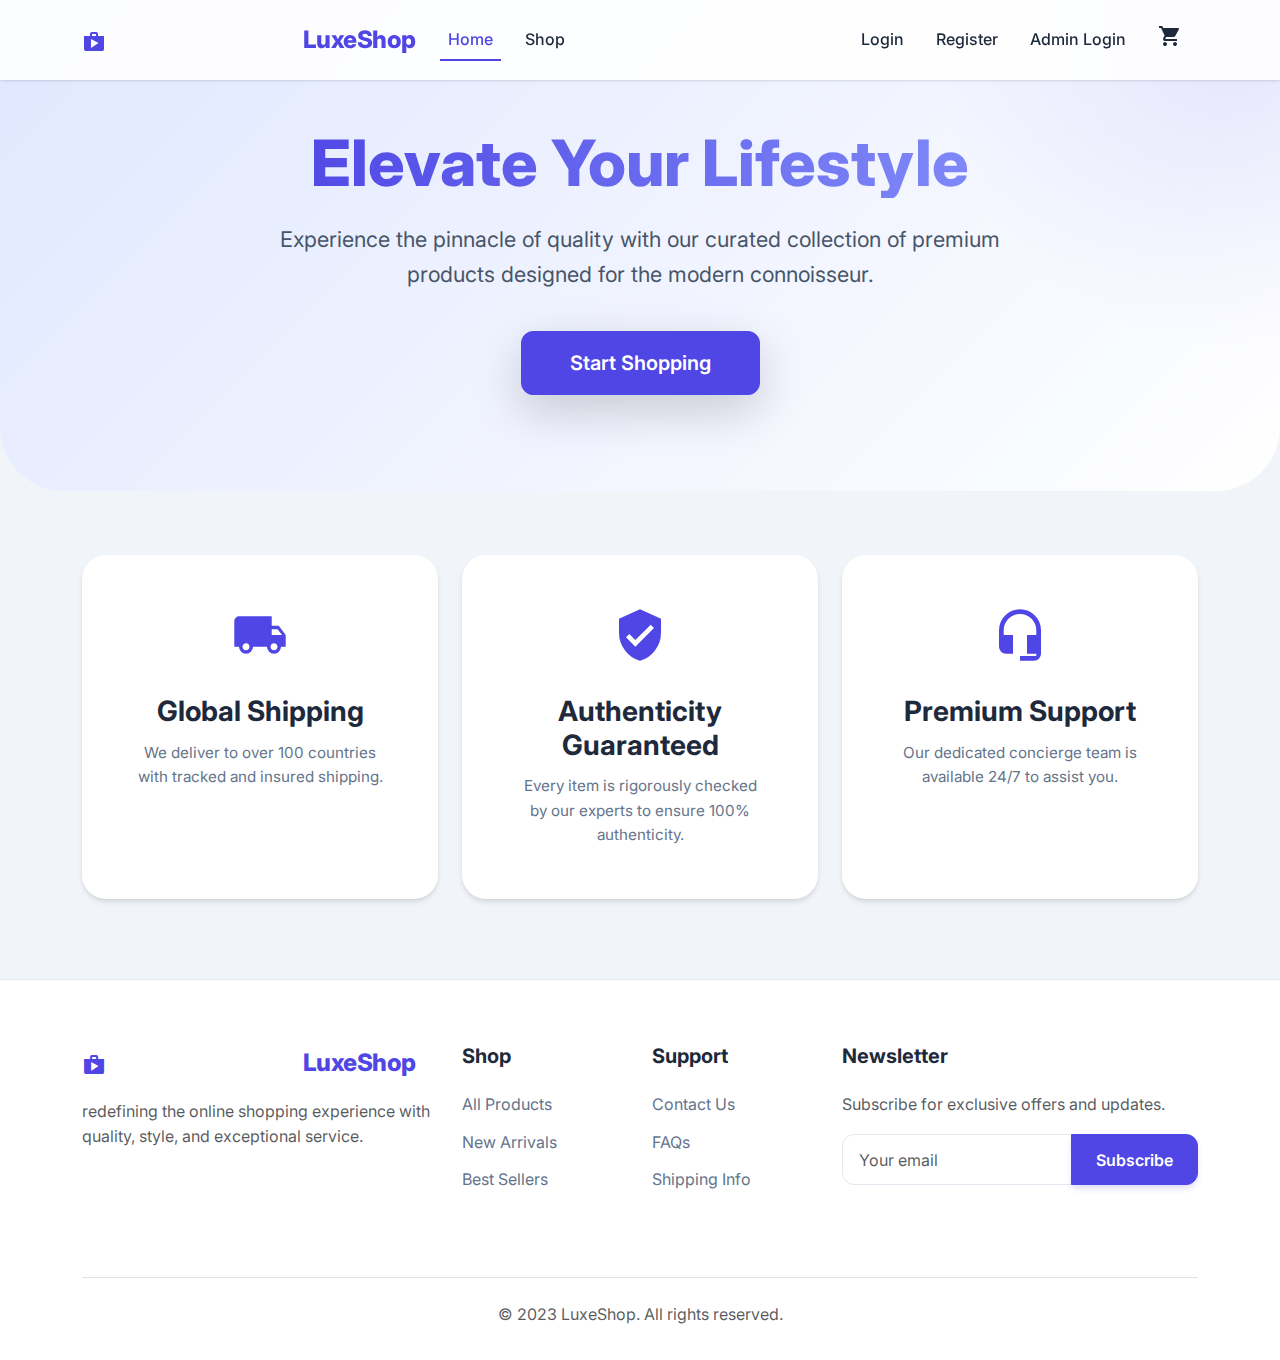
<file: index.html>
<!DOCTYPE html>
<html lang="en">

<head>
    <meta charset="UTF-8">
    <meta name="viewport" content="width=device-width, initial-scale=1.0">
    <title>LuxeShop - Premium Online Shopping</title>
    <!-- Bootstrap 5 CSS -->
    <link href="https://cdn.jsdelivr.net/npm/bootstrap@5.3.0/dist/css/bootstrap.min.css" rel="stylesheet">
    <!-- Google Material Icons -->
    <link href="https://fonts.googleapis.com/icon?family=Material+Icons" rel="stylesheet">
    <!-- Custom CSS -->
    <link rel="stylesheet" href="css/style.css">
</head>

<body>

    <!-- Navbar -->
    <nav class="navbar navbar-expand-lg fixed-top">
        <div class="container">
            <a class="navbar-brand" href="index.html">
                <span class="material-icons align-middle">shopping_bag</span> LuxeShop
            </a>
            <button class="navbar-toggler" type="button" data-bs-toggle="collapse" data-bs-target="#navbarNav">
                <span class="navbar-toggler-icon"></span>
            </button>
            <div class="collapse navbar-collapse" id="navbarNav">
                <ul class="navbar-nav me-auto">
                    <li class="nav-item">
                        <a class="nav-link active" href="index.html">Home</a>
                    </li>
                    <li class="nav-item">
                        <a class="nav-link" href="shop.html">Shop</a>
                    </li>
                </ul>
                <ul class="navbar-nav ms-auto align-items-center" id="authLinks">
                    <!-- Auth links will be injected here by auth.js -->
                </ul>
                <ul class="navbar-nav">
                    <li class="nav-item">
                        <a class="nav-link position-relative" href="cart.html">
                            <span class="material-icons">shopping_cart</span>
                            <span id="cartCount"
                                class="position-absolute top-0 start-100 translate-middle badge rounded-pill bg-danger"
                                style="display: none;">
                                0
                            </span>
                        </a>
                    </li>
                    <li class="nav-item" id="adminLink" style="display: none;">
                        <a class="nav-link" href="admin.html">Admin</a>
                    </li>
                </ul>
            </div>
        </div>
    </nav>

    <!-- Hero Section -->
    <section class="hero-section text-center">
        <div class="container">
            <div class="row justify-content-center">
                <div class="col-lg-8">
                    <h1 class="hero-title">Elevate Your Lifestyle</h1>
                    <p class="hero-subtitle">Experience the pinnacle of quality with our curated collection of premium
                        products designed for the modern connoisseur.</p>
                    <a href="shop.html" class="btn btn-primary btn-lg px-5 py-3 shadow-lg">Start Shopping</a>
                </div>
            </div>
        </div>
    </section>

    <!-- Features Section -->
    <section class="container mb-5">
        <div class="row g-4">
            <div class="col-md-4">
                <div class="card h-100 text-center p-4 border-0">
                    <div class="card-body">
                        <div class="mb-4">
                            <span class="material-icons text-primary-custom"
                                style="font-size: 3.5rem;">local_shipping</span>
                        </div>
                        <h3 class="card-title">Global Shipping</h3>
                        <p class="card-text">We deliver to over 100 countries with tracked and insured shipping.</p>
                    </div>
                </div>
            </div>
            <div class="col-md-4">
                <div class="card h-100 text-center p-4 border-0">
                    <div class="card-body">
                        <div class="mb-4">
                            <span class="material-icons text-primary-custom"
                                style="font-size: 3.5rem;">verified_user</span>
                        </div>
                        <h3 class="card-title">Authenticity Guaranteed</h3>
                        <p class="card-text">Every item is rigorously checked by our experts to ensure 100%
                            authenticity.</p>
                    </div>
                </div>
            </div>
            <div class="col-md-4">
                <div class="card h-100 text-center p-4 border-0">
                    <div class="card-body">
                        <div class="mb-4">
                            <span class="material-icons text-primary-custom"
                                style="font-size: 3.5rem;">headset_mic</span>
                        </div>
                        <h3 class="card-title">Premium Support</h3>
                        <p class="card-text">Our dedicated concierge team is available 24/7 to assist you.</p>
                    </div>
                </div>
            </div>
        </div>
    </section>

    <!-- Footer -->
    <footer class="footer">
        <div class="container">
            <div class="row">
                <div class="col-md-4 mb-4">
                    <a class="navbar-brand mb-3 d-block" href="index.html">
                        <span class="material-icons align-middle">shopping_bag</span> LuxeShop
                    </a>
                    <p class="text-muted">redefining the online shopping experience with quality, style, and exceptional
                        service.</p>
                </div>
                <div class="col-md-2 mb-4">
                    <h5 class="footer-title">Shop</h5>
                    <a href="shop.html" class="footer-link">All Products</a>
                    <a href="#" class="footer-link">New Arrivals</a>
                    <a href="#" class="footer-link">Best Sellers</a>
                </div>
                <div class="col-md-2 mb-4">
                    <h5 class="footer-title">Support</h5>
                    <a href="#" class="footer-link">Contact Us</a>
                    <a href="#" class="footer-link">FAQs</a>
                    <a href="#" class="footer-link">Shipping Info</a>
                </div>
                <div class="col-md-4 mb-4">
                    <h5 class="footer-title">Newsletter</h5>
                    <p class="text-muted mb-3">Subscribe for exclusive offers and updates.</p>
                    <div class="input-group">
                        <input type="email" class="form-control" placeholder="Your email">
                        <button class="btn btn-primary" type="button">Subscribe</button>
                    </div>
                </div>
            </div>
            <div class="text-center mt-5 pt-4 border-top">
                <p class="text-muted mb-0">&copy; 2023 LuxeShop. All rights reserved.</p>
            </div>
        </div>
    </footer>

    <!-- Bootstrap JS -->
    <script src="https://cdn.jsdelivr.net/npm/bootstrap@5.3.0/dist/js/bootstrap.bundle.min.js"></script>
    <!-- Custom JS -->
    <script src="js/auth.js"></script>
    <script src="js/cart.js"></script>
</body>

</html>
</file>
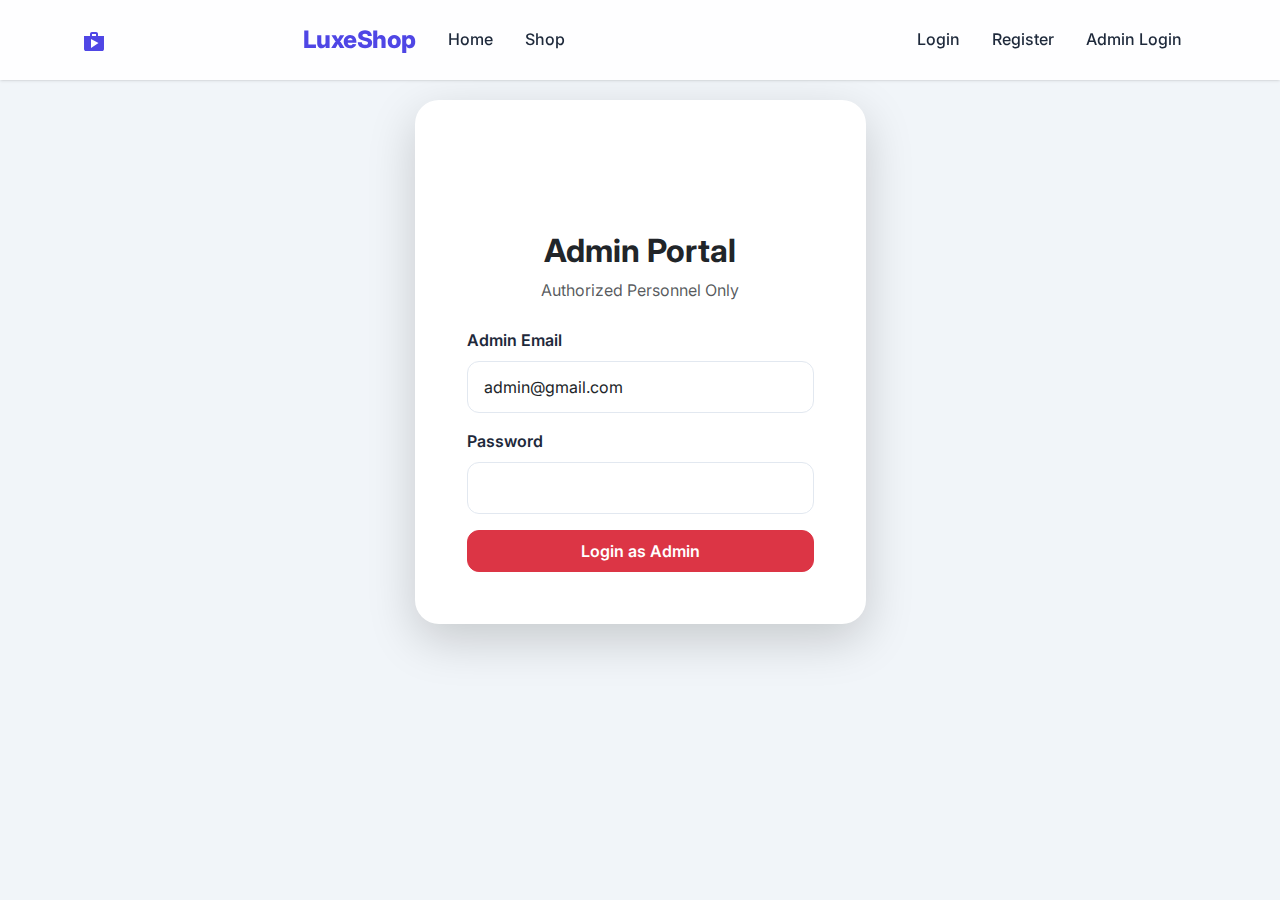
<file: admin-login.html>
<!DOCTYPE html>
<html lang="en">

<head>
    <meta charset="UTF-8">
    <meta name="viewport" content="width=device-width, initial-scale=1.0">
    <title>Admin Login - LuxeShop</title>
    <link href="https://cdn.jsdelivr.net/npm/bootstrap@5.3.0/dist/css/bootstrap.min.css" rel="stylesheet">
    <link href="https://fonts.googleapis.com/icon?family=Material+Icons" rel="stylesheet">
    <link rel="stylesheet" href="css/style.css">
</head>

<body>

    <nav class="navbar navbar-expand-lg fixed-top">
        <div class="container">
            <a class="navbar-brand" href="index.html">
                <span class="material-icons align-middle">shopping_bag</span> LuxeShop
            </a>
            <button class="navbar-toggler" type="button" data-bs-toggle="collapse" data-bs-target="#navbarNav">
                <span class="navbar-toggler-icon"></span>
            </button>
            <div class="collapse navbar-collapse" id="navbarNav">
                <ul class="navbar-nav me-auto">
                    <li class="nav-item">
                        <a class="nav-link" href="index.html">Home</a>
                    </li>
                    <li class="nav-item">
                        <a class="nav-link" href="shop.html">Shop</a>
                    </li>
                </ul>
                <ul class="navbar-nav ms-auto align-items-center" id="authLinks">
                    <!-- Links injected by js/auth.js -->
                </ul>
            </div>
        </div>
    </nav>

    <div class="container" style="margin-top: 100px;">
        <div class="row justify-content-center">
            <div class="col-md-5">
                <div class="card p-4 border-danger shadow-lg">
                    <div class="card-body">
                        <div class="text-center mb-4">
                            <span class="material-icons text-danger"
                                style="font-size: 4rem;">admin_panel_settings</span>
                            <h2 class="fw-bold mt-2">Admin Portal</h2>
                            <p class="text-muted">Authorized Personnel Only</p>
                        </div>
                        <form id="loginForm">
                            <div class="mb-3">
                                <label for="email" class="form-label">Admin Email</label>
                                <input type="email" class="form-control" id="email" value="admin@gmail.com" readonly>
                            </div>
                            <div class="mb-3">
                                <label for="password" class="form-label">Password</label>
                                <input type="password" class="form-control" id="password" required>
                            </div>
                            <button type="submit" class="btn btn-danger w-100 py-2">Login as Admin</button>
                        </form>
                    </div>
                </div>
            </div>
        </div>
    </div>

    <script src="https://cdn.jsdelivr.net/npm/bootstrap@5.3.0/dist/js/bootstrap.bundle.min.js"></script>
    <script src="js/auth.js"></script>
    <script>
        document.getElementById('loginForm').addEventListener('submit', function (e) {
            e.preventDefault();
            const email = document.getElementById('email').value;
            const password = document.getElementById('password').value;
            login(email, password);
        });
    </script>
</body>

</html>
</file>
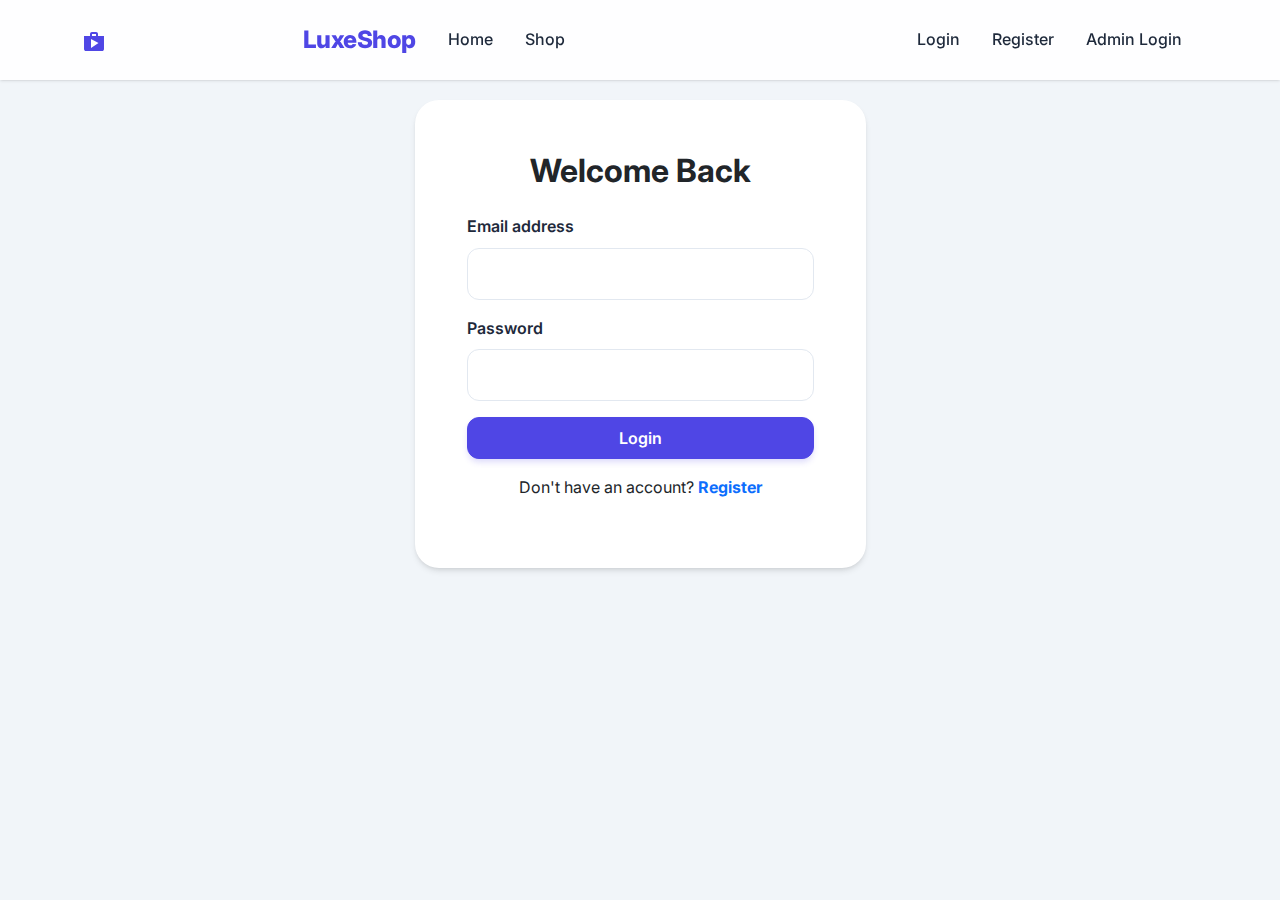
<file: admin.html>
<!DOCTYPE html>
<html lang="en">

<head>
    <meta charset="UTF-8">
    <meta name="viewport" content="width=device-width, initial-scale=1.0">
    <title>Admin Dashboard - LuxeShop</title>
    <link href="https://cdn.jsdelivr.net/npm/bootstrap@5.3.0/dist/css/bootstrap.min.css" rel="stylesheet">
    <link href="https://fonts.googleapis.com/icon?family=Material+Icons" rel="stylesheet">
    <link rel="stylesheet" href="css/style.css">
</head>

<body>

    <nav class="navbar navbar-expand-lg fixed-top">
        <div class="container">
            <a class="navbar-brand" href="index.html">
                <span class="material-icons align-middle">shopping_bag</span> LuxeShop Admin
            </a>
            <button class="navbar-toggler" type="button" data-bs-toggle="collapse" data-bs-target="#navbarNav">
                <span class="navbar-toggler-icon"></span>
            </button>
            <div class="collapse navbar-collapse" id="navbarNav">
                <ul class="navbar-nav me-auto">
                    <li class="nav-item">
                        <a class="nav-link" href="index.html">Home</a>
                    </li>
                    <li class="nav-item">
                        <a class="nav-link" href="shop.html">Shop</a>
                    </li>
                </ul>
                <ul class="navbar-nav ms-auto align-items-center" id="authLinks"></ul>
            </div>
        </div>
    </nav>

    <div class="container" style="margin-top: 100px;">
        <div class="d-flex justify-content-between align-items-center mb-4">
            <h2 class="fw-bold">Product Management</h2>
            <button class="btn btn-primary" data-bs-toggle="modal" data-bs-target="#productModal" onclick="resetForm()">
                <span class="material-icons align-middle">add</span> Add Product
            </button>
        </div>

        <div class="card">
            <div class="card-body p-0">
                <div class="table-responsive">
                    <table class="table mb-0">
                        <thead>
                            <tr>
                                <th>ID</th>
                                <th>Image</th>
                                <th>Name</th>
                                <th>Price</th>
                                <th>Actions</th>
                            </tr>
                        </thead>
                        <tbody id="adminProductList">
                            <!-- Products will be loaded here -->
                        </tbody>
                    </table>
                </div>
            </div>
        </div>
    </div>

    <!-- Add/Edit Product Modal -->
    <div class="modal fade" id="productModal" tabindex="-1">
        <div class="modal-dialog">
            <div class="modal-content">
                <div class="modal-header">
                    <h5 class="modal-title" id="modalTitle">Add Product</h5>
                    <button type="button" class="btn-close" data-bs-dismiss="modal"></button>
                </div>
                <div class="modal-body">
                    <form id="productForm">
                        <input type="hidden" id="productId">
                        <div class="mb-3">
                            <label class="form-label">Product Name</label>
                            <input type="text" class="form-control" id="productName" required>
                        </div>
                        <div class="mb-3">
                            <label class="form-label">Price</label>
                            <input type="number" class="form-control" id="productPrice" step="0.01" required>
                        </div>
                        <div class="mb-3">
                            <label class="form-label">Image URL</label>
                            <input type="url" class="form-control" id="productImage" required>
                        </div>
                        <div class="mb-3">
                            <label class="form-label">Description</label>
                            <textarea class="form-control" id="productDesc" rows="3" required></textarea>
                        </div>
                        <button type="submit" class="btn btn-primary w-100">Save Product</button>
                    </form>
                </div>
            </div>
        </div>
    </div>

    <script src="https://cdn.jsdelivr.net/npm/bootstrap@5.3.0/dist/js/bootstrap.bundle.min.js"></script>
    <script src="js/auth.js"></script>
    <script src="js/products.js"></script>
    <script>
        // Check admin access
        document.addEventListener('DOMContentLoaded', function () {
            const currentUser = JSON.parse(localStorage.getItem('currentUser'));

            if (!currentUser) {
                alert('Access denied. Please login first.');
                window.location.href = 'login.html';
                return;
            }

            if (currentUser.role !== 'admin') {
                alert('Access denied. Admins only.');
                window.location.href = 'index.html';
                return;
            }

            renderAdminProducts();
        });

        function renderAdminProducts() {
            const products = getProducts();
            const tbody = document.getElementById('adminProductList');
            tbody.innerHTML = '';

            products.forEach(product => {
                const tr = document.createElement('tr');
                tr.innerHTML = `
                    <td>${product.id}</td>
                    <td><img src="${product.image}" style="width: 40px; height: 40px; object-fit: cover; border-radius: 4px;"></td>
                    <td>${product.name}</td>
                    <td>₹${product.price.toLocaleString('en-IN')}</td>
                    <td>
                        <button class="btn btn-sm btn-outline-primary me-2" onclick="editProduct(${product.id})">
                            <span class="material-icons" style="font-size: 1rem;">edit</span>
                        </button>
                        <button class="btn btn-sm btn-outline-danger" onclick="deleteProductHandler(${product.id})">
                            <span class="material-icons" style="font-size: 1rem;">delete</span>
                        </button>
                    </td>
                `;
                tbody.appendChild(tr);
            });
        }

        function resetForm() {
            document.getElementById('productForm').reset();
            document.getElementById('productId').value = '';
            document.getElementById('modalTitle').innerText = 'Add Product';
        }

        function editProduct(id) {
            const products = getProducts();
            const product = products.find(p => p.id == id);
            if (product) {
                document.getElementById('productId').value = product.id;
                document.getElementById('productName').value = product.name;
                document.getElementById('productPrice').value = product.price;
                document.getElementById('productImage').value = product.image;
                document.getElementById('productDesc').value = product.description;
                document.getElementById('modalTitle').innerText = 'Edit Product';

                new bootstrap.Modal(document.getElementById('productModal')).show();
            }
        }

        function deleteProductHandler(id) {
            if (confirm('Are you sure you want to delete this product?')) {
                deleteProduct(id);
                renderAdminProducts();
            }
        }

        document.getElementById('productForm').addEventListener('submit', function (e) {
            e.preventDefault();
            const id = document.getElementById('productId').value;
            const product = {
                name: document.getElementById('productName').value,
                price: parseFloat(document.getElementById('productPrice').value),
                image: document.getElementById('productImage').value,
                description: document.getElementById('productDesc').value
            };

            if (id) {
                updateProduct(id, product);
            } else {
                addProduct(product);
            }

            // Close modal
            const modalEl = document.getElementById('productModal');
            const modal = bootstrap.Modal.getInstance(modalEl);
            if (modal) {
                modal.hide();
            } else {
                // Fallback if instance not found (e.g. if opened via button attribute)
                const newModal = new bootstrap.Modal(modalEl);
                newModal.hide();
                // Remove backdrop manually if needed
                const backdrop = document.querySelector('.modal-backdrop');
                if (backdrop) backdrop.remove();
            }

            renderAdminProducts();
        });
    </script>
</body>

</html>
</file>
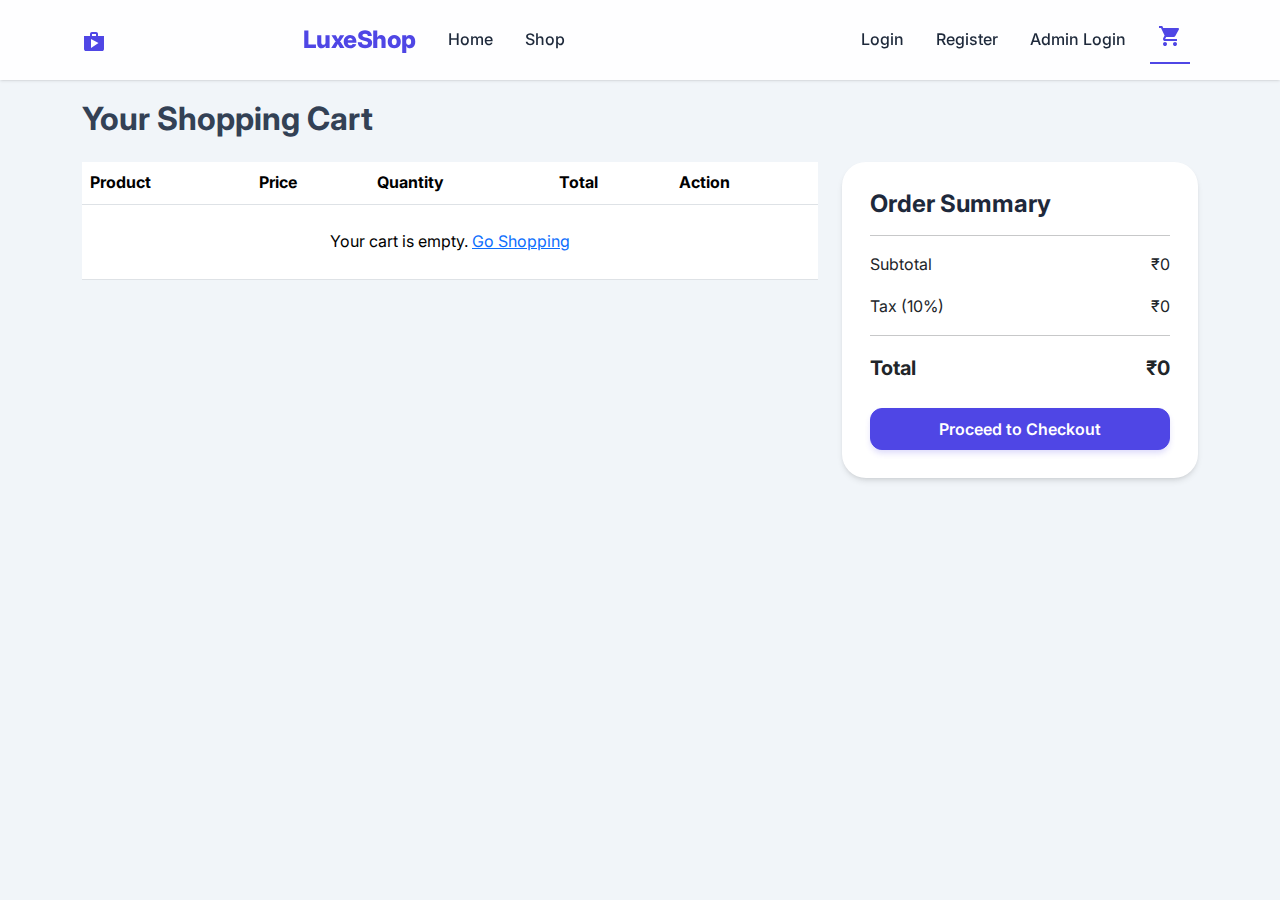
<file: cart.html>
<!DOCTYPE html>
<html lang="en">

<head>
    <meta charset="UTF-8">
    <meta name="viewport" content="width=device-width, initial-scale=1.0">
    <title>Cart - LuxeShop</title>
    <link href="https://cdn.jsdelivr.net/npm/bootstrap@5.3.0/dist/css/bootstrap.min.css" rel="stylesheet">
    <link href="https://fonts.googleapis.com/icon?family=Material+Icons" rel="stylesheet">
    <link rel="stylesheet" href="css/style.css">
</head>

<body>

    <nav class="navbar navbar-expand-lg fixed-top">
        <div class="container">
            <a class="navbar-brand" href="index.html">
                <span class="material-icons align-middle">shopping_bag</span> LuxeShop
            </a>
            <button class="navbar-toggler" type="button" data-bs-toggle="collapse" data-bs-target="#navbarNav">
                <span class="navbar-toggler-icon"></span>
            </button>
            <div class="collapse navbar-collapse" id="navbarNav">
                <ul class="navbar-nav me-auto">
                    <li class="nav-item">
                        <a class="nav-link" href="index.html">Home</a>
                    </li>
                    <li class="nav-item">
                        <a class="nav-link" href="shop.html">Shop</a>
                    </li>
                </ul>
                <ul class="navbar-nav ms-auto align-items-center" id="authLinks"></ul>
                <ul class="navbar-nav">
                    <li class="nav-item">
                        <a class="nav-link active position-relative" href="cart.html">
                            <span class="material-icons">shopping_cart</span>
                            <span id="cartCount"
                                class="position-absolute top-0 start-100 translate-middle badge rounded-pill bg-danger"
                                style="display: none;">0</span>
                        </a>
                    </li>
                </ul>
            </div>
        </div>
    </nav>

    <div class="container" style="margin-top: 100px;">
        <h2 class="mb-4 fw-bold">Your Shopping Cart</h2>
        <div class="row">
            <div class="col-md-8">
                <div class="table-responsive">
                    <table class="table align-middle">
                        <thead>
                            <tr>
                                <th>Product</th>
                                <th>Price</th>
                                <th>Quantity</th>
                                <th>Total</th>
                                <th>Action</th>
                            </tr>
                        </thead>
                        <tbody id="cartItems">
                            <!-- Cart items will be loaded here -->
                        </tbody>
                    </table>
                </div>
            </div>
            <div class="col-md-4">
                <div class="card">
                    <div class="card-body">
                        <h4 class="card-title">Order Summary</h4>
                        <hr>
                        <div class="d-flex justify-content-between mb-3">
                            <span>Subtotal</span>
                            <span id="subtotal">₹0.00</span>
                        </div>
                        <div class="d-flex justify-content-between mb-3">
                            <span>Tax (10%)</span>
                            <span id="tax">₹0.00</span>
                        </div>
                        <hr>
                        <div class="d-flex justify-content-between mb-4 fw-bold fs-5">
                            <span>Total</span>
                            <span id="total">₹0.00</span>
                        </div>
                        <a href="checkout.html" class="btn btn-primary w-100 py-2" id="checkoutBtn">Proceed to
                            Checkout</a>
                    </div>
                </div>
            </div>
        </div>
    </div>

    <script src="https://cdn.jsdelivr.net/npm/bootstrap@5.3.0/dist/js/bootstrap.bundle.min.js"></script>
    <script src="js/auth.js"></script>
    <script src="js/products.js"></script>
    <script src="js/cart.js"></script>
    <script>
        function renderCart() {
            const cart = getCart();
            const products = getProducts();
            const tbody = document.getElementById('cartItems');
            let subtotal = 0;

            tbody.innerHTML = '';

            if (cart.length === 0) {
                tbody.innerHTML = '<tr><td colspan="5" class="text-center py-4">Your cart is empty. <a href="shop.html">Go Shopping</a></td></tr>';
            } else {
                cart.forEach(item => {
                    const product = products.find(p => p.id == item.productId);
                    if (product) {
                        const itemTotal = product.price * item.quantity;
                        subtotal += itemTotal;

                        const tr = document.createElement('tr');
                        tr.innerHTML = `
                            <td>
                                <div class="d-flex align-items-center">
                                    <img src="${product.image}" alt="${product.name}" style="width: 50px; height: 50px; object-fit: cover; border-radius: 5px; margin-right: 10px;">
                                    <span>${product.name}</span>
                                </div>
                            </td>
                            <td>₹${product.price.toLocaleString('en-IN')}</td>
                            <td>
                                <input type="number" class="form-control" value="${item.quantity}" min="1" style="width: 80px;" onchange="updateCartItemQuantity(${item.productId}, this.value); renderCart();">
                            </td>
                            <td>₹${itemTotal.toLocaleString('en-IN')}</td>
                            <td>
                                <button class="btn btn-sm btn-outline-danger" onclick="removeFromCart(${item.productId}); renderCart();">
                                    <span class="material-icons" style="font-size: 1.2rem;">delete</span>
                                </button>
                            </td>
                        `;
                        tbody.appendChild(tr);
                    }
                });
            }

            const tax = subtotal * 0.10;
            const total = subtotal + tax;

            document.getElementById('subtotal').innerText = '₹' + subtotal.toLocaleString('en-IN');
            document.getElementById('tax').innerText = '₹' + tax.toLocaleString('en-IN');
            document.getElementById('total').innerText = '₹' + total.toLocaleString('en-IN');
        }

        document.addEventListener('DOMContentLoaded', renderCart);
    </script>
</body>

</html>
</file>
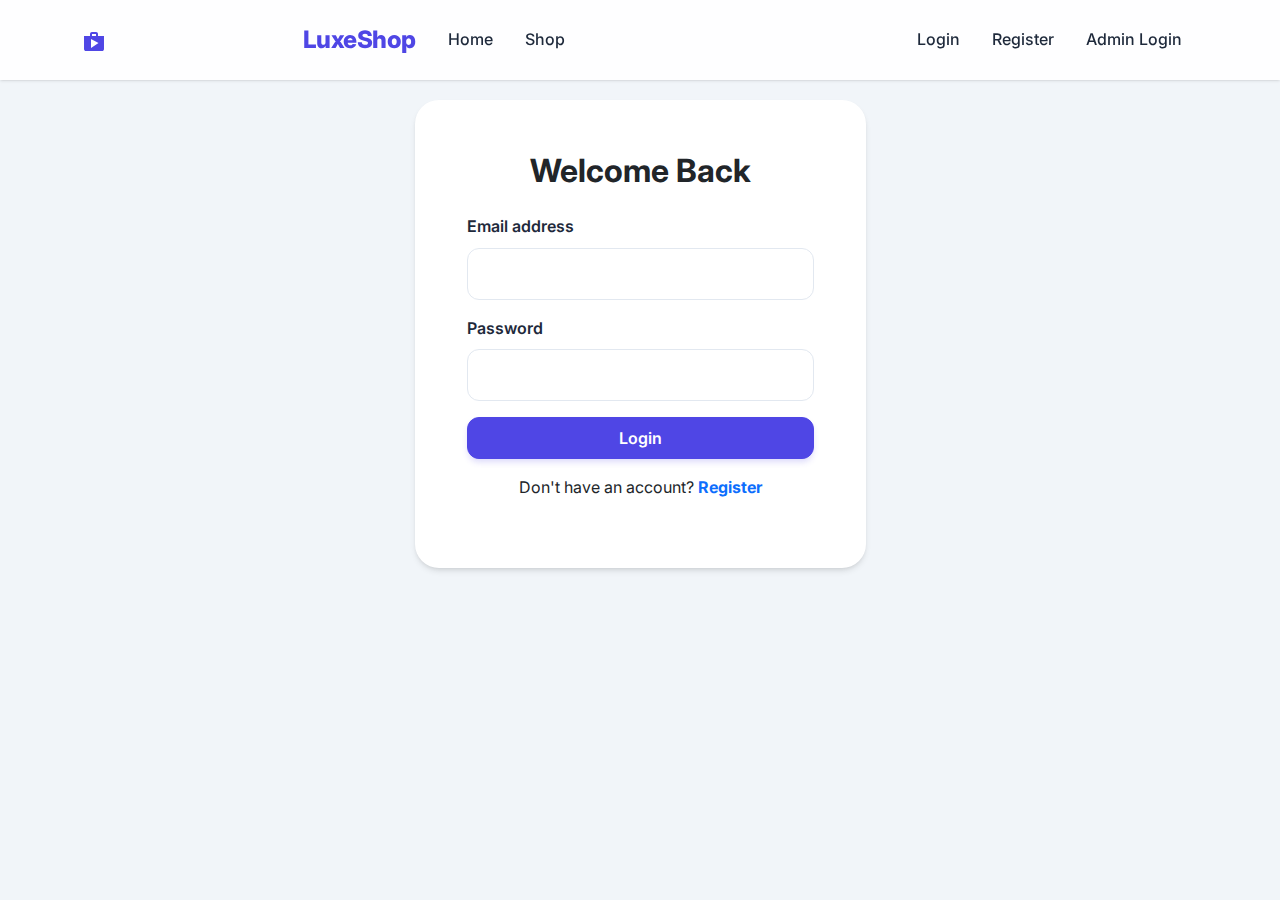
<file: checkout.html>
<!DOCTYPE html>
<html lang="en">

<head>
    <meta charset="UTF-8">
    <meta name="viewport" content="width=device-width, initial-scale=1.0">
    <title>Checkout - LuxeShop</title>
    <link href="https://cdn.jsdelivr.net/npm/bootstrap@5.3.0/dist/css/bootstrap.min.css" rel="stylesheet">
    <link href="https://fonts.googleapis.com/icon?family=Material+Icons" rel="stylesheet">
    <link rel="stylesheet" href="css/style.css">
</head>

<body>

    <nav class="navbar navbar-expand-lg fixed-top">
        <div class="container">
            <a class="navbar-brand" href="index.html">
                <span class="material-icons align-middle">shopping_bag</span> LuxeShop
            </a>
            <button class="navbar-toggler" type="button" data-bs-toggle="collapse" data-bs-target="#navbarNav">
                <span class="navbar-toggler-icon"></span>
            </button>
            <div class="collapse navbar-collapse" id="navbarNav">
                <ul class="navbar-nav me-auto">
                    <li class="nav-item">
                        <a class="nav-link" href="index.html">Home</a>
                    </li>
                    <li class="nav-item">
                        <a class="nav-link" href="shop.html">Shop</a>
                    </li>
                </ul>
                <ul class="navbar-nav ms-auto align-items-center" id="authLinks"></ul>
            </div>
        </div>
    </nav>

    <div class="container" style="margin-top: 100px;">
        <h2 class="mb-4 fw-bold">Checkout</h2>

        <div class="row">
            <!-- Checkout Form -->
            <div class="col-md-7">
                <div class="card mb-4">
                    <div class="card-body">
                        <h4 class="card-title mb-4">Shipping Information</h4>
                        <form id="checkoutForm">
                            <div class="row mb-3">
                                <div class="col-md-6">
                                    <label class="form-label">First Name</label>
                                    <input type="text" class="form-control" id="firstName" required>
                                </div>
                                <div class="col-md-6">
                                    <label class="form-label">Last Name</label>
                                    <input type="text" class="form-control" id="lastName" required>
                                </div>
                            </div>
                            <div class="mb-3">
                                <label class="form-label">Email</label>
                                <input type="email" class="form-control" id="email" required>
                            </div>
                            <div class="mb-3">
                                <label class="form-label">Phone Number</label>
                                <input type="tel" class="form-control" id="phone" required>
                            </div>
                            <div class="mb-3">
                                <label class="form-label">Address</label>
                                <input type="text" class="form-control" id="address" required>
                            </div>
                            <div class="row mb-3">
                                <div class="col-md-6">
                                    <label class="form-label">City</label>
                                    <input type="text" class="form-control" id="city" required>
                                </div>
                                <div class="col-md-3">
                                    <label class="form-label">State</label>
                                    <input type="text" class="form-control" id="state" required>
                                </div>
                                <div class="col-md-3">
                                    <label class="form-label">PIN Code</label>
                                    <input type="text" class="form-control" id="pincode" required>
                                </div>
                            </div>

                            <h4 class="card-title mb-3 mt-4">Payment Method</h4>
                            <div class="mb-3">
                                <div class="form-check">
                                    <input class="form-check-input" type="radio" name="paymentMethod" id="cod"
                                        value="cod" checked>
                                    <label class="form-check-label" for="cod">
                                        Cash on Delivery
                                    </label>
                                </div>
                                <div class="form-check">
                                    <input class="form-check-input" type="radio" name="paymentMethod" id="card"
                                        value="card">
                                    <label class="form-check-label" for="card">
                                        Credit/Debit Card
                                    </label>
                                </div>
                                <div class="form-check">
                                    <input class="form-check-input" type="radio" name="paymentMethod" id="upi"
                                        value="upi">
                                    <label class="form-check-label" for="upi">
                                        UPI
                                    </label>
                                </div>
                            </div>

                            <button type="submit" class="btn btn-primary w-100 py-2 mt-3">Place Order</button>
                        </form>
                    </div>
                </div>
            </div>

            <!-- Order Summary -->
            <div class="col-md-5">
                <div class="card">
                    <div class="card-body">
                        <h4 class="card-title mb-4">Order Summary</h4>
                        <div id="orderItems" class="mb-3">
                            <!-- Order items will be loaded here -->
                        </div>
                        <hr>
                        <div class="d-flex justify-content-between mb-2">
                            <span>Subtotal</span>
                            <span id="subtotal">₹0.00</span>
                        </div>
                        <div class="d-flex justify-content-between mb-2">
                            <span>Tax (10%)</span>
                            <span id="tax">₹0.00</span>
                        </div>
                        <div class="d-flex justify-content-between mb-2">
                            <span>Shipping</span>
                            <span class="text-success">FREE</span>
                        </div>
                        <hr>
                        <div class="d-flex justify-content-between fw-bold fs-5">
                            <span>Total</span>
                            <span id="total">₹0.00</span>
                        </div>
                    </div>
                </div>
            </div>
        </div>
    </div>

    <script src="https://cdn.jsdelivr.net/npm/bootstrap@5.3.0/dist/js/bootstrap.bundle.min.js"></script>
    <script src="js/auth.js"></script>
    <script src="js/products.js"></script>
    <script src="js/cart.js"></script>
    <script>
        // Check if user is logged in
        document.addEventListener('DOMContentLoaded', function () {
            const currentUser = JSON.parse(localStorage.getItem('currentUser'));
            if (!currentUser) {
                alert('Please login to checkout');
                window.location.href = 'login.html';
                return;
            }

            // Pre-fill email
            document.getElementById('email').value = currentUser.email;

            // Load order summary
            loadOrderSummary();
        });

        function loadOrderSummary() {
            const cart = getCart();
            const products = getProducts();
            const orderItemsDiv = document.getElementById('orderItems');
            let subtotal = 0;

            orderItemsDiv.innerHTML = '';

            if (cart.length === 0) {
                orderItemsDiv.innerHTML = '<p class="text-muted">Your cart is empty</p>';
                return;
            }

            cart.forEach(item => {
                const product = products.find(p => p.id == item.productId);
                if (product) {
                    const itemTotal = product.price * item.quantity;
                    subtotal += itemTotal;

                    const itemDiv = document.createElement('div');
                    itemDiv.className = 'd-flex justify-content-between mb-2';
                    itemDiv.innerHTML = `
                        <span>${product.name} x ${item.quantity}</span>
                        <span>₹${itemTotal.toLocaleString('en-IN')}</span>
                    `;
                    orderItemsDiv.appendChild(itemDiv);
                }
            });

            const tax = subtotal * 0.10;
            const total = subtotal + tax;

            document.getElementById('subtotal').innerText = '₹' + subtotal.toLocaleString('en-IN');
            document.getElementById('tax').innerText = '₹' + tax.toLocaleString('en-IN');
            document.getElementById('total').innerText = '₹' + total.toLocaleString('en-IN');
        }

        // Handle form submission
        document.getElementById('checkoutForm').addEventListener('submit', function (e) {
            e.preventDefault();

            const currentUser = JSON.parse(localStorage.getItem('currentUser'));
            const cart = getCart();
            const products = getProducts();

            // Calculate total
            let subtotal = 0;
            cart.forEach(item => {
                const product = products.find(p => p.id == item.productId);
                if (product) {
                    subtotal += product.price * item.quantity;
                }
            });
            const tax = subtotal * 0.10;
            const total = subtotal + tax;

            // Create order object
            const order = {
                orderId: 'ORD' + Date.now(),
                userId: currentUser.email,
                items: cart,
                shippingInfo: {
                    firstName: document.getElementById('firstName').value,
                    lastName: document.getElementById('lastName').value,
                    email: document.getElementById('email').value,
                    phone: document.getElementById('phone').value,
                    address: document.getElementById('address').value,
                    city: document.getElementById('city').value,
                    state: document.getElementById('state').value,
                    pincode: document.getElementById('pincode').value
                },
                paymentMethod: document.querySelector('input[name="paymentMethod"]:checked').value,
                subtotal: subtotal,
                tax: tax,
                total: total,
                status: 'Pending',
                date: new Date().toISOString()
            };

            // Save order to localStorage
            const orders = JSON.parse(localStorage.getItem('orders')) || [];
            orders.push(order);
            localStorage.setItem('orders', JSON.stringify(orders));

            // Clear cart
            clearCart();

            // Show success message and redirect
            alert(`Order placed successfully! Your order ID is: ${order.orderId}`);
            window.location.href = 'index.html';
        });
    </script>
</body>

</html>
</file>
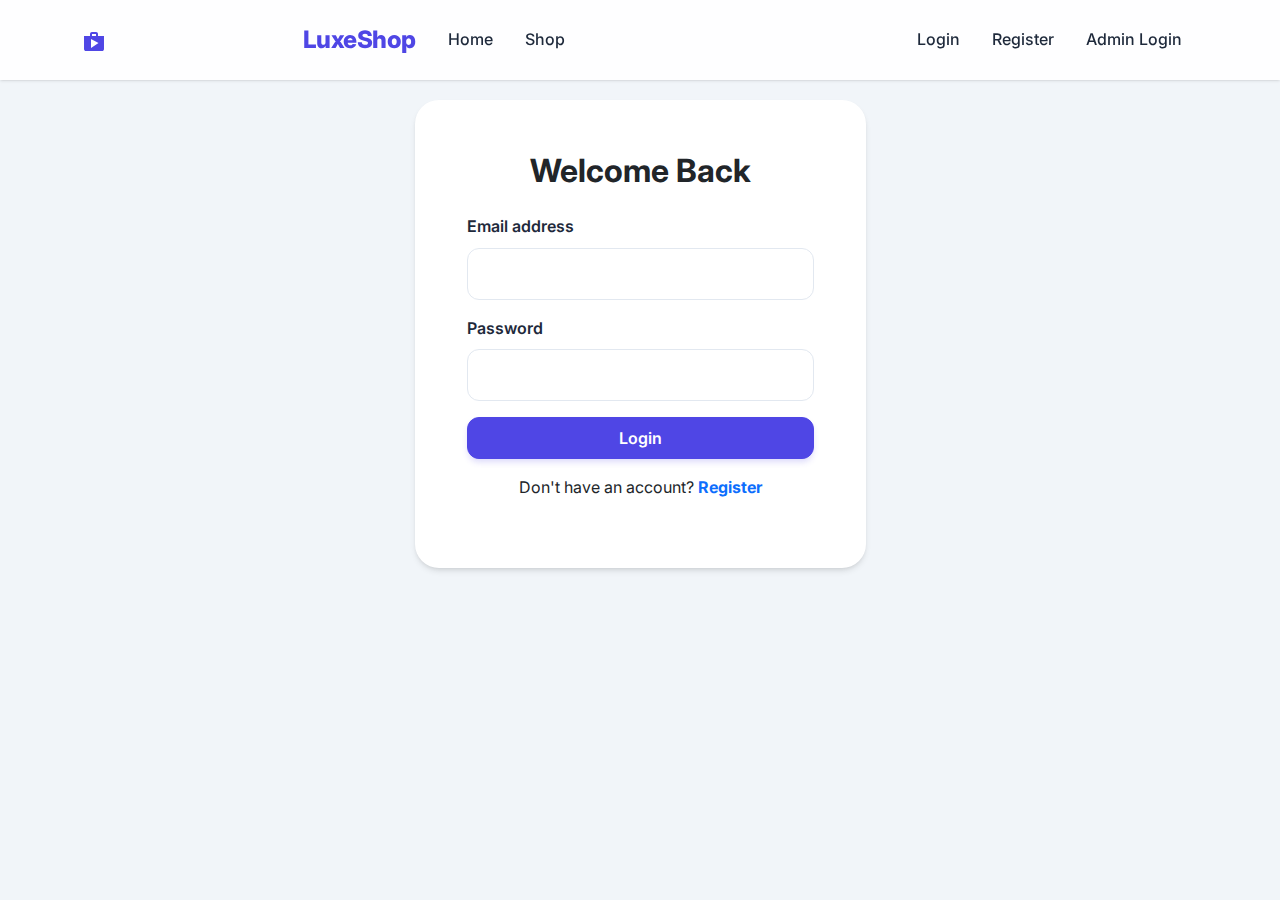
<file: login.html>
<!DOCTYPE html>
<html lang="en">

<head>
    <meta charset="UTF-8">
    <meta name="viewport" content="width=device-width, initial-scale=1.0">
    <title>Login - LuxeShop</title>
    <link href="https://cdn.jsdelivr.net/npm/bootstrap@5.3.0/dist/css/bootstrap.min.css" rel="stylesheet">
    <link href="https://fonts.googleapis.com/icon?family=Material+Icons" rel="stylesheet">
    <link rel="stylesheet" href="css/style.css">
</head>

<body>

    <nav class="navbar navbar-expand-lg fixed-top">
        <div class="container">
            <a class="navbar-brand" href="index.html">
                <span class="material-icons align-middle">shopping_bag</span> LuxeShop
            </a>
            <button class="navbar-toggler" type="button" data-bs-toggle="collapse" data-bs-target="#navbarNav">
                <span class="navbar-toggler-icon"></span>
            </button>
            <div class="collapse navbar-collapse" id="navbarNav">
                <ul class="navbar-nav me-auto">
                    <li class="nav-item">
                        <a class="nav-link" href="index.html">Home</a>
                    </li>
                    <li class="nav-item">
                        <a class="nav-link" href="shop.html">Shop</a>
                    </li>
                </ul>
                <ul class="navbar-nav ms-auto align-items-center" id="authLinks">
                    <!-- Auth links injected by js/auth.js -->
                </ul>
            </div>
        </div>
    </nav>

    <div class="container" style="margin-top: 100px;">
        <div class="row justify-content-center">
            <div class="col-md-5">
                <div class="card p-4">
                    <div class="card-body">
                        <h2 class="text-center mb-4 fw-bold">Welcome Back</h2>
                        <form id="loginForm">
                            <div class="mb-3">
                                <label for="email" class="form-label">Email address</label>
                                <input type="email" class="form-control" id="email" required>
                            </div>
                            <div class="mb-3">
                                <label for="password" class="form-label">Password</label>
                                <input type="password" class="form-control" id="password" required>
                            </div>
                            <button type="submit" class="btn btn-primary w-100 py-2">Login</button>
                        </form>
                        <div class="text-center mt-3">
                            <p>Don't have an account? <a href="register.html"
                                    class="text-decoration-none fw-bold">Register</a></p>
                        </div>
                    </div>
                </div>
            </div>
        </div>
    </div>

    <script src="https://cdn.jsdelivr.net/npm/bootstrap@5.3.0/dist/js/bootstrap.bundle.min.js"></script>
    <script src="js/auth.js"></script>
    <script src="js/cart.js"></script>
    <script>
        document.getElementById('loginForm').addEventListener('submit', function (e) {
            e.preventDefault();
            const email = document.getElementById('email').value;
            const password = document.getElementById('password').value;
            login(email, password);
        });
    </script>
</body>

</html>
</file>
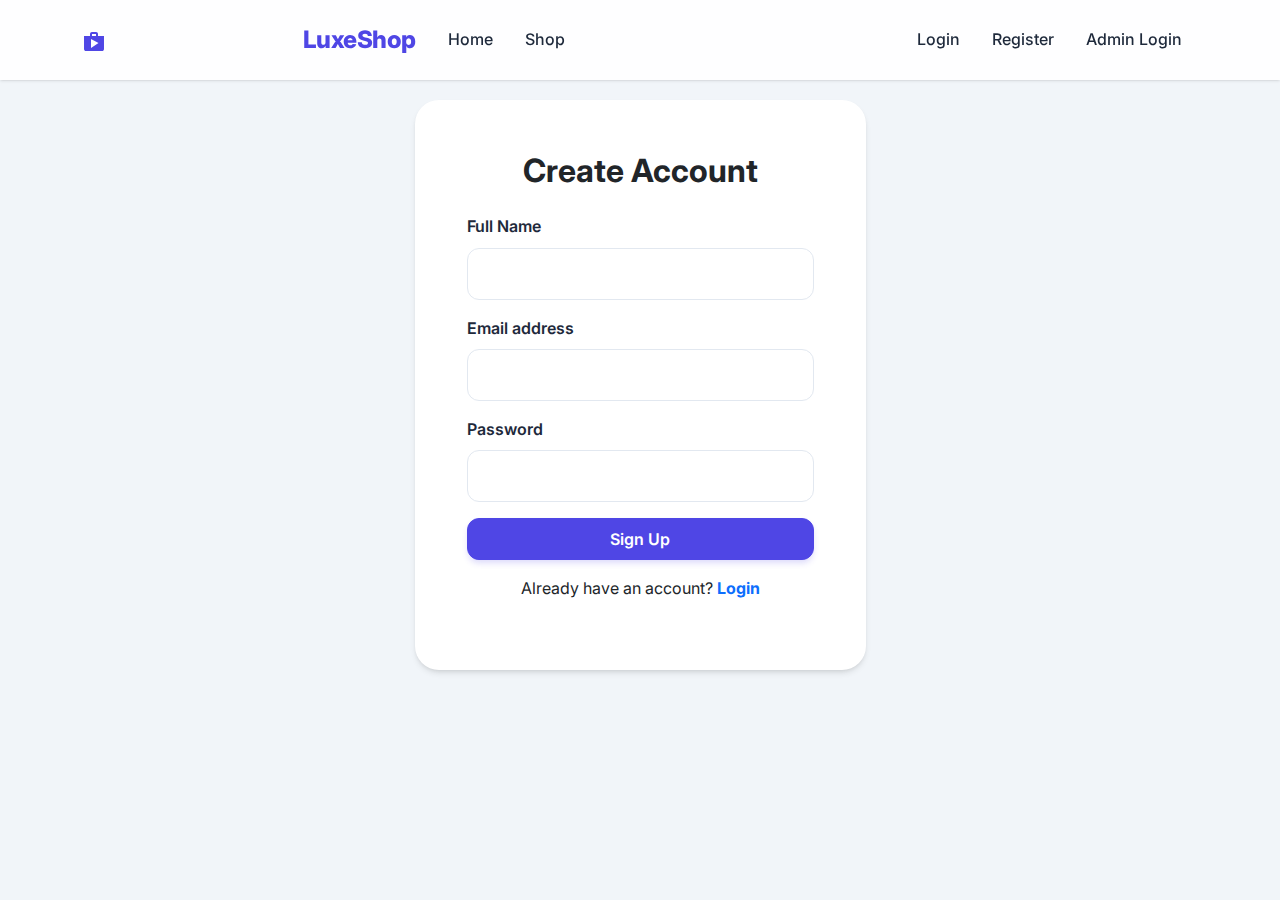
<file: register.html>
<!DOCTYPE html>
<html lang="en">

<head>
    <meta charset="UTF-8">
    <meta name="viewport" content="width=device-width, initial-scale=1.0">
    <title>Register - LuxeShop</title>
    <link href="https://cdn.jsdelivr.net/npm/bootstrap@5.3.0/dist/css/bootstrap.min.css" rel="stylesheet">
    <link href="https://fonts.googleapis.com/icon?family=Material+Icons" rel="stylesheet">
    <link rel="stylesheet" href="css/style.css">
</head>

<body>

    <nav class="navbar navbar-expand-lg fixed-top">
        <div class="container">
            <a class="navbar-brand" href="index.html">
                <span class="material-icons align-middle">shopping_bag</span> LuxeShop
            </a>
            <button class="navbar-toggler" type="button" data-bs-toggle="collapse" data-bs-target="#navbarNav">
                <span class="navbar-toggler-icon"></span>
            </button>
            <div class="collapse navbar-collapse" id="navbarNav">
                <ul class="navbar-nav me-auto">
                    <li class="nav-item">
                        <a class="nav-link" href="index.html">Home</a>
                    </li>
                    <li class="nav-item">
                        <a class="nav-link" href="shop.html">Shop</a>
                    </li>
                </ul>
                <ul class="navbar-nav ms-auto align-items-center" id="authLinks">
                    <!-- Auth links injected by js/auth.js -->
                </ul>
            </div>
        </div>
    </nav>

    <div class="container" style="margin-top: 100px;">
        <div class="row justify-content-center">
            <div class="col-md-5">
                <div class="card p-4">
                    <div class="card-body">
                        <h2 class="text-center mb-4 fw-bold">Create Account</h2>
                        <form id="registerForm">
                            <div class="mb-3">
                                <label for="name" class="form-label">Full Name</label>
                                <input type="text" class="form-control" id="name" required>
                            </div>
                            <div class="mb-3">
                                <label for="email" class="form-label">Email address</label>
                                <input type="email" class="form-control" id="email" required>
                            </div>
                            <div class="mb-3">
                                <label for="password" class="form-label">Password</label>
                                <input type="password" class="form-control" id="password" required>
                            </div>
                            <button type="submit" class="btn btn-primary w-100 py-2">Sign Up</button>
                        </form>
                        <div class="text-center mt-3">
                            <p>Already have an account? <a href="login.html"
                                    class="text-decoration-none fw-bold">Login</a></p>
                        </div>
                    </div>
                </div>
            </div>
        </div>
    </div>

    <script src="https://cdn.jsdelivr.net/npm/bootstrap@5.3.0/dist/js/bootstrap.bundle.min.js"></script>
    <script src="js/auth.js"></script>
    <script src="js/cart.js"></script>
    <script>
        document.getElementById('registerForm').addEventListener('submit', function (e) {
            e.preventDefault();
            const name = document.getElementById('name').value;
            const email = document.getElementById('email').value;
            const password = document.getElementById('password').value;
            register(name, email, password);
        });
    </script>
</body>

</html>
</file>
<file: css/style.css>
/* Google Fonts */
@import url('https://fonts.googleapis.com/css2?family=Inter:wght@300;400;500;600;700&display=swap');

:root {
    --primary-color: #4f46e5;
    /* Indigo 600 */
    --primary-hover: #4338ca;
    /* Indigo 700 */
    --secondary-color: #1e293b;
    /* Slate 800 */
    --accent-color: #f59e0b;
    /* Amber 500 */
    --background-color: #f1f5f9;
    /* Slate 100 */
    --text-color: #334155;
    /* Slate 700 */
    --card-bg: #ffffff;
    --navbar-bg: rgba(255, 255, 255, 0.9);
    --shadow-sm: 0 1px 3px 0 rgb(0 0 0 / 0.1), 0 1px 2px -1px rgb(0 0 0 / 0.1);
    --shadow-md: 0 4px 6px -1px rgb(0 0 0 / 0.1), 0 2px 4px -2px rgb(0 0 0 / 0.1);
    --shadow-lg: 0 20px 25px -5px rgb(0 0 0 / 0.1), 0 8px 10px -6px rgb(0 0 0 / 0.1);
    --radius-md: 0.75rem;
    --radius-lg: 1.5rem;
}

body {
    font-family: 'Inter', sans-serif;
    background-color: var(--background-color);
    color: var(--text-color);
    line-height: 1.6;
    -webkit-font-smoothing: antialiased;
}

/* Navbar */
.navbar {
    background-color: var(--navbar-bg);
    backdrop-filter: blur(12px);
    box-shadow: var(--shadow-sm);
    padding: 1rem 0;
    transition: all 0.3s ease;
}

.navbar-brand {
    font-weight: 800;
    font-size: 1.5rem;
    color: var(--primary-color) !important;
    letter-spacing: -0.5px;
}

.nav-link {
    font-weight: 500;
    color: var(--secondary-color) !important;
    margin: 0 0.5rem;
    transition: color 0.2s ease;
    position: relative;
}

.nav-link:hover,
.nav-link.active {
    color: var(--primary-color) !important;
}

.nav-link::after {
    content: '';
    position: absolute;
    width: 0;
    height: 2px;
    bottom: 0;
    left: 0;
    background-color: var(--primary-color);
    transition: width 0.3s ease;
}

.nav-link:hover::after,
.nav-link.active::after {
    width: 100%;
}

/* Buttons */
.btn {
    font-weight: 600;
    padding: 0.75rem 1.5rem;
    border-radius: var(--radius-md);
    transition: all 0.3s cubic-bezier(0.4, 0, 0.2, 1);
}

.btn-primary {
    background-color: var(--primary-color);
    border-color: var(--primary-color);
    box-shadow: 0 4px 6px -1px rgba(79, 70, 229, 0.2);
}

.btn-primary:hover {
    background-color: var(--primary-hover);
    border-color: var(--primary-hover);
    transform: translateY(-2px);
    box-shadow: 0 10px 15px -3px rgba(79, 70, 229, 0.3);
}

.btn-outline-primary {
    color: var(--primary-color);
    border-color: var(--primary-color);
}

.btn-outline-primary:hover {
    background-color: var(--primary-color);
    color: white;
    transform: translateY(-1px);
}

/* Cards */
.card {
    background-color: var(--card-bg);
    border: none;
    border-radius: var(--radius-lg);
    box-shadow: var(--shadow-md);
    transition: all 0.3s ease;
    overflow: hidden;
}

.card:hover {
    transform: translateY(-8px);
    box-shadow: var(--shadow-lg);
}

.card-img-top {
    height: 220px;
    object-fit: cover;
    transition: transform 0.5s ease;
}

.card:hover .card-img-top {
    transform: scale(1.05);
}

.card-body {
    padding: 1.75rem;
}

.card-title {
    font-weight: 700;
    color: var(--secondary-color);
    margin-bottom: 0.75rem;
}

.card-text {
    color: #64748b;
    font-size: 0.95rem;
}

/* Forms */
.form-control {
    border-radius: var(--radius-md);
    padding: 0.8rem 1rem;
    border: 1px solid #e2e8f0;
    background-color: #fff;
    transition: all 0.2s ease;
}

.form-control:focus {
    border-color: var(--primary-color);
    box-shadow: 0 0 0 4px rgba(79, 70, 229, 0.1);
}

.form-label {
    font-weight: 600;
    color: var(--secondary-color);
    margin-bottom: 0.5rem;
}

/* Hero Section */
.hero-section {
    background: linear-gradient(135deg, #e0e7ff 0%, #ffffff 100%);
    padding: 8rem 0 6rem;
    border-radius: 0 0 4rem 4rem;
    margin-bottom: 4rem;
    position: relative;
    overflow: hidden;
}

.hero-section::before {
    content: '';
    position: absolute;
    top: -50%;
    right: -20%;
    width: 600px;
    height: 600px;
    background: radial-gradient(circle, rgba(79, 70, 229, 0.1) 0%, rgba(255, 255, 255, 0) 70%);
    border-radius: 50%;
    z-index: 0;
}

.hero-title {
    font-size: 4rem;
    font-weight: 800;
    line-height: 1.1;
    background: linear-gradient(to right, var(--primary-color), #818cf8);
    -webkit-background-clip: text;
    background-clip: text;
    -webkit-text-fill-color: transparent;
    margin-bottom: 1.5rem;
    position: relative;
    z-index: 1;
}

.hero-subtitle {
    font-size: 1.35rem;
    color: #475569;
    margin-bottom: 2.5rem;
    position: relative;
    z-index: 1;
}

/* Footer */
.footer {
    background-color: #fff;
    padding: 4rem 0 2rem;
    margin-top: 5rem;
    border-top: 1px solid #e2e8f0;
}

.footer-title {
    font-weight: 700;
    color: var(--secondary-color);
    margin-bottom: 1.5rem;
}

.footer-link {
    color: #64748b;
    text-decoration: none;
    display: block;
    margin-bottom: 0.75rem;
    transition: color 0.2s ease;
}

.footer-link:hover {
    color: var(--primary-color);
}

/* Utilities */
.text-primary-custom {
    color: var(--primary-color);
}
</file>
